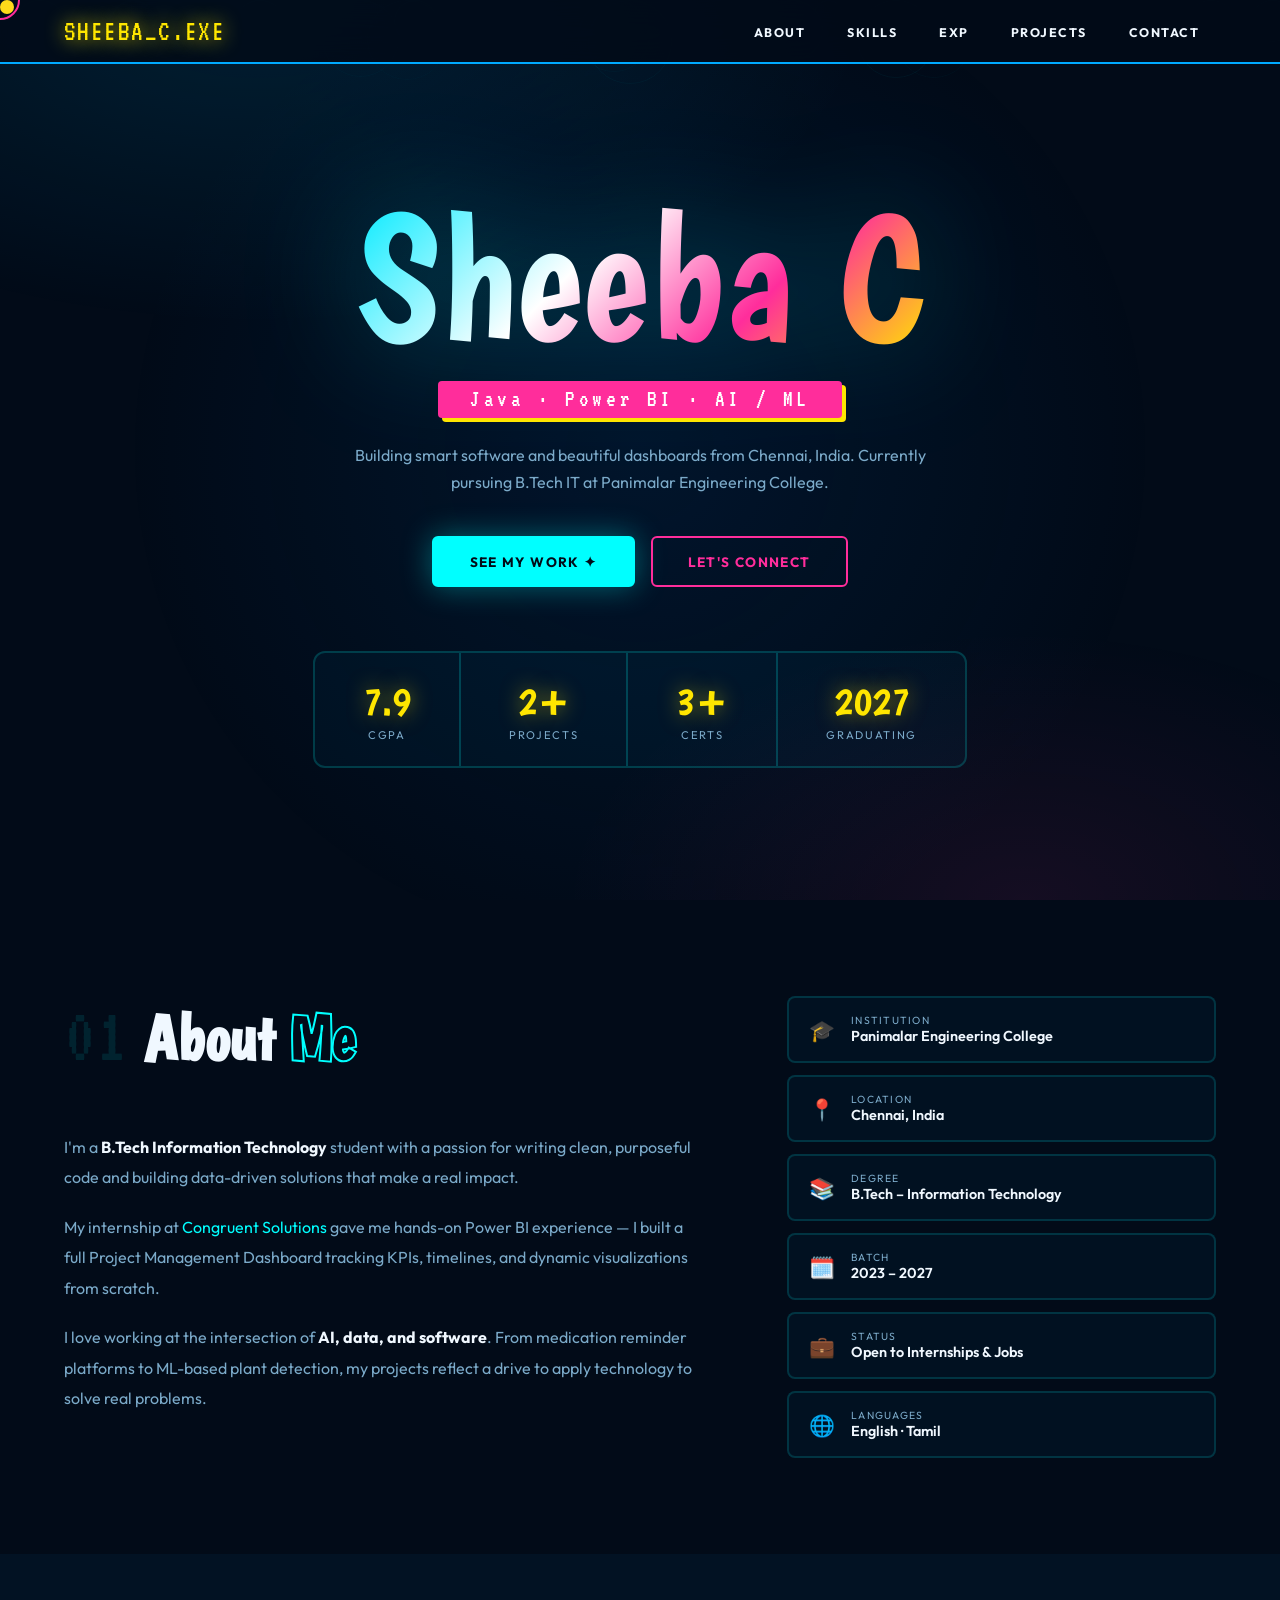
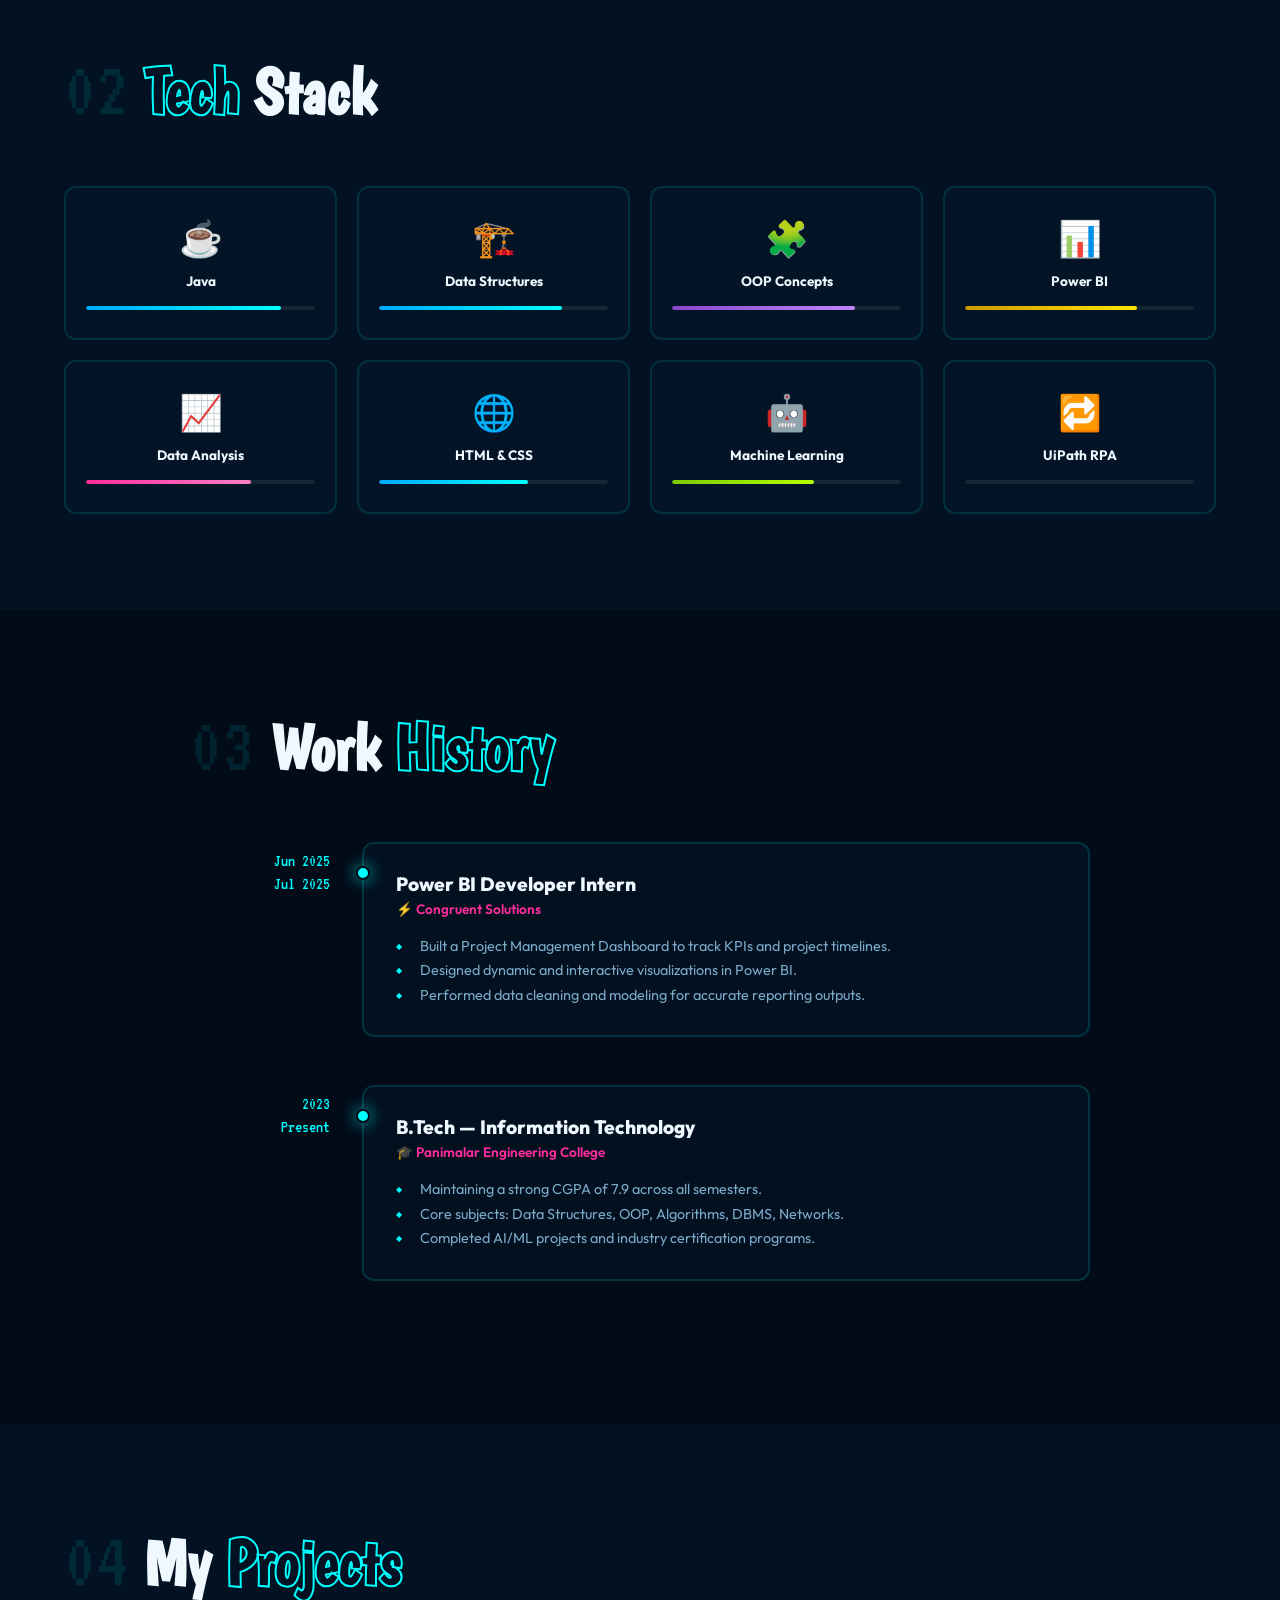
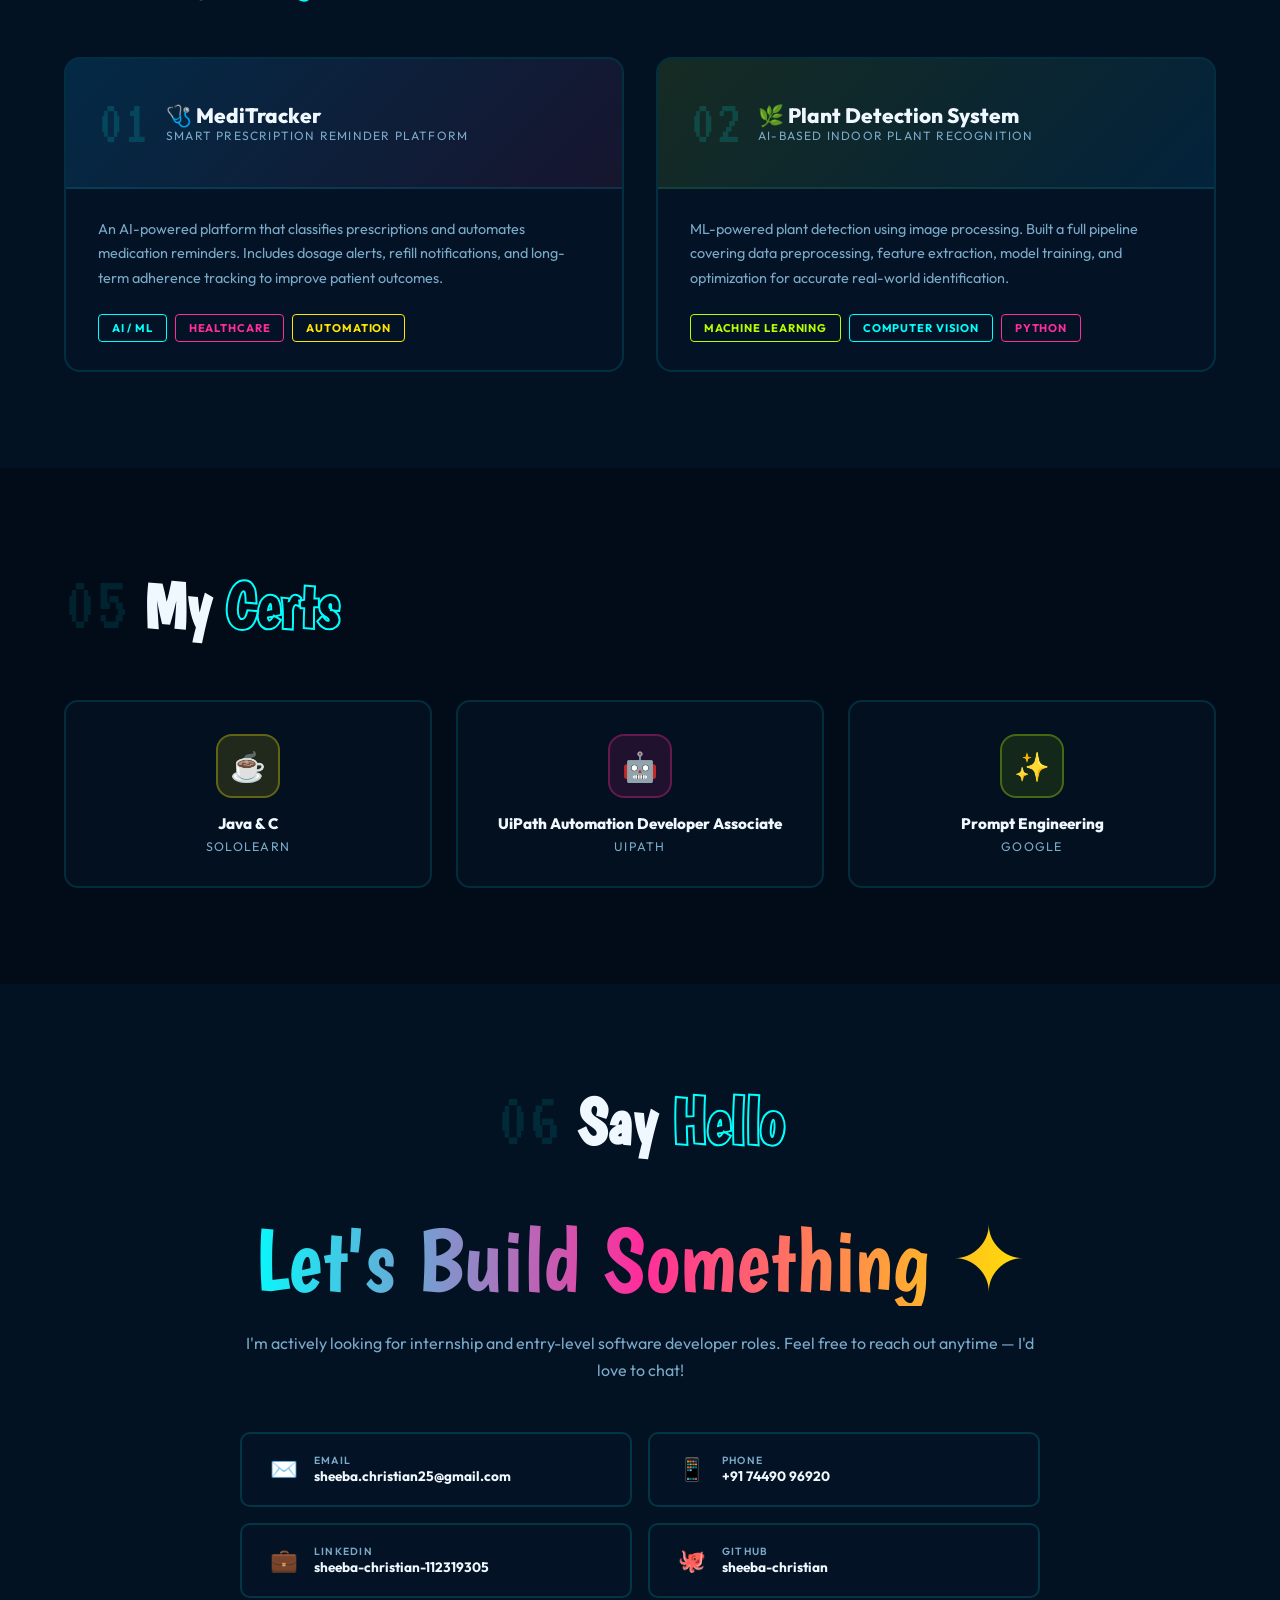
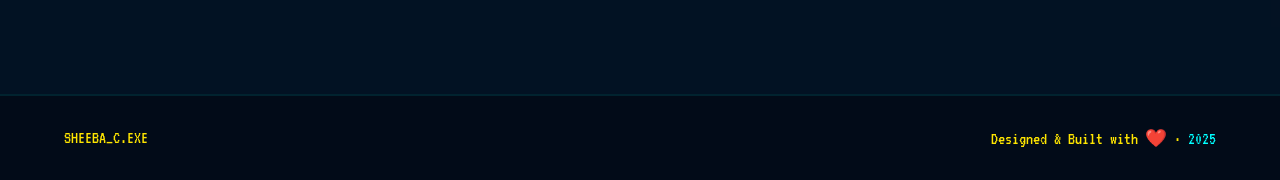
<file: index.html>
<!DOCTYPE html>
<html lang="en">
<head>
  <meta charset="UTF-8">
  <meta name="viewport" content="width=device-width, initial-scale=1.0">
  <title>Sheeba C — Portfolio</title>
  <link href="https://fonts.googleapis.com/css2?family=Boogaloo&family=Outfit:wght@300;400;600;700;900&family=VT323&display=swap" rel="stylesheet">
  <link rel="stylesheet" href="style.css">
</head>
<body>

  <!-- Bubbles BG -->
  <div class="bg-layer"></div>
  <div class="bubbles" id="bubbles"></div>

  <!-- Custom Cursor -->
  <div id="cur"></div>
  <div id="cur-ring"></div>

  <!-- ── NAV ── -->
  <nav>
    <a class="nav-logo" href="#">SHEEBA_C.EXE</a>
    <ul class="nav-links">
      <li><a href="#about">About</a></li>
      <li><a href="#skills">Skills</a></li>
      <li><a href="#experience">Exp</a></li>
      <li><a href="#projects">Projects</a></li>
      <li><a href="#contact">Contact</a></li>
    </ul>
  </nav>

  <!-- ── HERO ── -->
  <section class="hero">
    <div class="hero-name">Sheeba C</div>
    <div class="hero-title-badge">Java · Power BI · AI / ML</div>
    <p class="hero-desc">
      Building smart software and beautiful dashboards from Chennai, India.
      Currently pursuing B.Tech IT at Panimalar Engineering College.
    </p>
    <div class="hero-btns">
      <a href="#projects" class="btn btn-cyan">See My Work ✦</a>
      <a href="#contact" class="btn btn-pink">Let's Connect</a>
    </div>
    <div class="hero-stats">
      <div class="h-stat">
        <div class="h-stat-val">7.9</div>
        <div class="h-stat-label">CGPA</div>
      </div>
      <div class="h-stat">
        <div class="h-stat-val">2+</div>
        <div class="h-stat-label">Projects</div>
      </div>
      <div class="h-stat">
        <div class="h-stat-val">3+</div>
        <div class="h-stat-label">Certs</div>
      </div>
      <div class="h-stat">
        <div class="h-stat-val">2027</div>
        <div class="h-stat-label">Graduating</div>
      </div>
    </div>
  </section>

  <!-- ── ABOUT ── -->
  <section class="fw-section" id="about">
    <div class="about-inner">
      <div>
        <div class="section-header">
          <div class="s-num">01</div>
          <h2 class="s-title">About <span class="outline">Me</span></h2>
        </div>
        <div class="about-text reveal">
          <p>I'm a <strong>B.Tech Information Technology</strong> student with a passion for writing clean, purposeful code and building data-driven solutions that make a real impact.</p>
          <p>My internship at <span class="hi">Congruent Solutions</span> gave me hands-on Power BI experience — I built a full Project Management Dashboard tracking KPIs, timelines, and dynamic visualizations from scratch.</p>
          <p>I love working at the intersection of <strong>AI, data, and software</strong>. From medication reminder platforms to ML-based plant detection, my projects reflect a drive to apply technology to solve real problems.</p>
        </div>
      </div>
      <div class="info-cards reveal">
        <div class="ic"><span class="ic-icon">🎓</span><div><div class="ic-lbl">Institution</div><div class="ic-val">Panimalar Engineering College</div></div></div>
        <div class="ic"><span class="ic-icon">📍</span><div><div class="ic-lbl">Location</div><div class="ic-val">Chennai, India</div></div></div>
        <div class="ic"><span class="ic-icon">📚</span><div><div class="ic-lbl">Degree</div><div class="ic-val">B.Tech – Information Technology</div></div></div>
        <div class="ic"><span class="ic-icon">🗓️</span><div><div class="ic-lbl">Batch</div><div class="ic-val">2023 – 2027</div></div></div>
        <div class="ic"><span class="ic-icon">💼</span><div><div class="ic-lbl">Status</div><div class="ic-val">Open to Internships &amp; Jobs</div></div></div>
        <div class="ic"><span class="ic-icon">🌐</span><div><div class="ic-lbl">Languages</div><div class="ic-val">English · Tamil</div></div></div>
      </div>
    </div>
  </section>

  <!-- ── SKILLS ── -->
  <section class="fw-section" id="skills">
    <div class="skills-inner">
      <div class="section-header reveal">
        <div class="s-num">02</div>
        <h2 class="s-title"><span class="outline">Tech</span> Stack</h2>
      </div>
      <div class="skills-grid reveal" id="skillsGrid">
        <div class="sk-card" data-level="85"><span class="sk-emoji">☕</span><div class="sk-name">Java</div><div class="sk-bar"><div class="sk-fill fill-cyan"></div></div></div>
        <div class="sk-card" data-level="80"><span class="sk-emoji">🏗️</span><div class="sk-name">Data Structures</div><div class="sk-bar"><div class="sk-fill fill-cyan"></div></div></div>
        <div class="sk-card" data-level="80"><span class="sk-emoji">🧩</span><div class="sk-name">OOP Concepts</div><div class="sk-bar"><div class="sk-fill fill-purple"></div></div></div>
        <div class="sk-card" data-level="75"><span class="sk-emoji">📊</span><div class="sk-name">Power BI</div><div class="sk-bar"><div class="sk-fill fill-yellow"></div></div></div>
        <div class="sk-card" data-level="72"><span class="sk-emoji">📈</span><div class="sk-name">Data Analysis</div><div class="sk-bar"><div class="sk-fill fill-pink"></div></div></div>
        <div class="sk-card" data-level="65"><span class="sk-emoji">🌐</span><div class="sk-name">HTML &amp; CSS</div><div class="sk-bar"><div class="sk-fill fill-cyan"></div></div></div>
        <div class="sk-card" data-level="62"><span class="sk-emoji">🤖</span><div class="sk-name">Machine Learning</div><div class="sk-bar"><div class="sk-fill fill-lime"></div></div></div>
        <div class="sk-card" data-level="65"><span class="sk-emoji">🔁</span><div class="sk-name">UiPath RPA</div><div class="sk-bar"><div class="sk-fill fill-pink"></div></div></div>
      </div>
    </div>
  </section>

  <!-- ── EXPERIENCE ── -->
  <section class="fw-section" id="experience">
    <div class="exp-inner">
      <div class="section-header reveal">
        <div class="s-num">03</div>
        <h2 class="s-title">Work <span class="outline">History</span></h2>
      </div>
      <div class="timeline">
        <div class="tl-item">
          <div class="tl-left">
            <div class="tl-date">Jun 2025<br>Jul 2025</div>
          </div>
          <div class="tl-right">
            <h3>Power BI Developer Intern</h3>
            <div class="tl-company">⚡ Congruent Solutions</div>
            <ul>
              <li>Built a Project Management Dashboard to track KPIs and project timelines.</li>
              <li>Designed dynamic and interactive visualizations in Power BI.</li>
              <li>Performed data cleaning and modeling for accurate reporting outputs.</li>
            </ul>
          </div>
        </div>
        <div class="tl-item">
          <div class="tl-left">
            <div class="tl-date">2023<br>Present</div>
          </div>
          <div class="tl-right">
            <h3>B.Tech — Information Technology</h3>
            <div class="tl-company">🎓 Panimalar Engineering College</div>
            <ul>
              <li>Maintaining a strong CGPA of 7.9 across all semesters.</li>
              <li>Core subjects: Data Structures, OOP, Algorithms, DBMS, Networks.</li>
              <li>Completed AI/ML projects and industry certification programs.</li>
            </ul>
          </div>
        </div>
      </div>
    </div>
  </section>

  <!-- ── PROJECTS ── -->
  <section class="fw-section" id="projects">
    <div class="projects-inner">
      <div class="section-header reveal">
        <div class="s-num">04</div>
        <h2 class="s-title">My <span class="outline">Projects</span></h2>
      </div>
      <div class="proj-grid reveal">
        <div class="proj-card">
          <div class="proj-header">
            <div class="proj-num">01</div>
            <div class="proj-title-wrap">
              <h3>🩺 MediTracker</h3>
              <div class="proj-sub">Smart Prescription Reminder Platform</div>
            </div>
          </div>
          <div class="proj-body">
            <p>An AI-powered platform that classifies prescriptions and automates medication reminders. Includes dosage alerts, refill notifications, and long-term adherence tracking to improve patient outcomes.</p>
            <div class="proj-tags">
              <span class="ptag ptag-cyan">AI / ML</span>
              <span class="ptag ptag-pink">Healthcare</span>
              <span class="ptag ptag-yellow">Automation</span>
            </div>
          </div>
        </div>
        <div class="proj-card">
          <div class="proj-header">
            <div class="proj-num">02</div>
            <div class="proj-title-wrap">
              <h3>🌿 Plant Detection System</h3>
              <div class="proj-sub">AI-Based Indoor Plant Recognition</div>
            </div>
          </div>
          <div class="proj-body">
            <p>ML-powered plant detection using image processing. Built a full pipeline covering data preprocessing, feature extraction, model training, and optimization for accurate real-world identification.</p>
            <div class="proj-tags">
              <span class="ptag ptag-lime">Machine Learning</span>
              <span class="ptag ptag-cyan">Computer Vision</span>
              <span class="ptag ptag-pink">Python</span>
            </div>
          </div>
        </div>
      </div>
    </div>
  </section>

  <!-- ── CERTIFICATIONS ── -->
  <section class="fw-section" id="certifications">
    <div class="certs-inner">
      <div class="section-header reveal">
        <div class="s-num">05</div>
        <h2 class="s-title">My <span class="outline">Certs</span></h2>
      </div>
      <div class="certs-grid reveal">
        <div class="cert-card">
          <div class="cert-badge">☕</div>
          <h4>Java &amp; C</h4>
          <p>SoloLearn</p>
        </div>
        <div class="cert-card">
          <div class="cert-badge">🤖</div>
          <h4>UiPath Automation Developer Associate</h4>
          <p>UiPath</p>
        </div>
        <div class="cert-card">
          <div class="cert-badge">✨</div>
          <h4>Prompt Engineering</h4>
          <p>Google</p>
        </div>
      </div>
    </div>
  </section>

  <!-- ── CONTACT ── -->
  <section class="fw-section" id="contact">
    <div class="contact-inner">
      <div class="section-header reveal" style="justify-content:center;">
        <div class="s-num">06</div>
        <h2 class="s-title">Say <span class="outline">Hello</span></h2>
      </div>
      <div class="contact-big reveal">Let's Build Something ✦</div>
      <p class="contact-sub reveal">I'm actively looking for internship and entry-level software developer roles. Feel free to reach out anytime — I'd love to chat!</p>
      <div class="contact-grid reveal">
        <a href="mailto:sheeba.christian25@gmail.com" class="c-link">
          <span class="c-icon">✉️</span>
          <div class="c-text"><div class="c-label">Email</div><div class="c-val">sheeba.christian25@gmail.com</div></div>
        </a>
        <a href="tel:+917449096920" class="c-link">
          <span class="c-icon">📱</span>
          <div class="c-text"><div class="c-label">Phone</div><div class="c-val">+91 74490 96920</div></div>
        </a>
        <a href="https://linkedin.com/in/sheeba-christian-112319305" target="_blank" class="c-link">
          <span class="c-icon">💼</span>
          <div class="c-text"><div class="c-label">LinkedIn</div><div class="c-val">sheeba-christian-112319305</div></div>
        </a>
        <a href="https://github.com/sheeba-christian" target="_blank" class="c-link">
          <span class="c-icon">🐙</span>
          <div class="c-text"><div class="c-label">GitHub</div><div class="c-val">sheeba-christian</div></div>
        </a>
      </div>
    </div>
  </section>

  <!-- ── FOOTER ── -->
  <footer>
    <span>SHEEBA_C.EXE</span>
    <span>Designed &amp; Built with ❤️ · <span style="color:var(--blue1)">2025</span></span>
  </footer>

  <script src="script.js"></script>
</body>
</html>
</file>
<file: style.css>
:root {
  --ocean-deep: #020b18;
  --ocean-mid: #041628;
  --ocean-light: #062040;
  --blue1: #0ff;
  --blue2: #00aaff;
  --pink: #ff2d9b;
  --yellow: #ffe600;
  --lime: #b6ff00;
  --purple: #c084fc;
  --white: #f0f8ff;
  --muted: #7baac9;
}

*, *::before, *::after { box-sizing: border-box; margin: 0; padding: 0; }
html { scroll-behavior: smooth; }

body {
  background: var(--ocean-deep);
  color: var(--white);
  font-family: 'Outfit', sans-serif;
  overflow-x: hidden;
  cursor: none;
}

/* ── CURSOR ── */
#cur { position: fixed; width: 14px; height: 14px; border-radius: 50%; background: var(--yellow); pointer-events: none; z-index: 9999; transition: transform .15s; mix-blend-mode: difference; }
#cur-ring { position: fixed; width: 40px; height: 40px; border: 2px solid var(--pink); border-radius: 50%; pointer-events: none; z-index: 9998; transition: left .12s, top .12s, width .3s, height .3s; }

/* ── ANIMATED BG ── */
.bg-layer {
  position: fixed; inset: 0; pointer-events: none; z-index: 0;
  background:
    radial-gradient(ellipse 80% 60% at 20% 0%, rgba(0,180,255,0.12) 0%, transparent 60%),
    radial-gradient(ellipse 60% 50% at 80% 100%, rgba(255,45,155,0.08) 0%, transparent 60%),
    radial-gradient(ellipse 50% 70% at 50% 50%, rgba(0,80,160,0.15) 0%, transparent 80%);
}
.bubbles { position: fixed; inset: 0; pointer-events: none; z-index: 0; overflow: hidden; }
.bubble {
  position: absolute; border-radius: 50%;
  border: 1px solid rgba(0,255,255,0.15);
  animation: rise linear infinite;
}
@keyframes rise {
  0% { transform: translateY(110vh) scale(0.5); opacity: 0; }
  10% { opacity: 1; }
  90% { opacity: 0.6; }
  100% { transform: translateY(-10vh) scale(1); opacity: 0; }
}

/* ── NAV ── */
nav {
  position: fixed; top: 0; left: 0; right: 0; z-index: 200;
  display: flex; align-items: center; justify-content: space-between;
  padding: 0 4rem;
  height: 64px;
  background: rgba(2,11,24,0.85);
  backdrop-filter: blur(20px);
  border-bottom: 2px solid var(--blue2);
}
.nav-logo {
  font-family: 'VT323', monospace; font-size: 1.8rem; color: var(--yellow);
  text-decoration: none; letter-spacing: 0.05em;
  text-shadow: 0 0 20px var(--yellow);
}
.nav-links { display: flex; gap: 0.5rem; list-style: none; }
.nav-links a {
  font-size: 0.78rem; font-weight: 700; letter-spacing: 0.12em; text-transform: uppercase;
  text-decoration: none; color: var(--white);
  padding: 0.4rem 1rem; border-radius: 999px;
  border: 1.5px solid transparent;
  transition: all .25s;
}
.nav-links a:hover { background: var(--pink); color: #fff; border-color: var(--pink); box-shadow: 0 0 20px rgba(255,45,155,0.5); }

/* ── HERO ── */
.hero {
  min-height: 100vh; width: 100%;
  display: flex; flex-direction: column; align-items: center; justify-content: center;
  padding: 8rem 4rem 4rem;
  text-align: center;
  position: relative; z-index: 1;
  overflow: hidden;
}

.hero-name {
  font-family: 'Boogaloo', cursive;
  font-size: clamp(5rem, 14vw, 13rem);
  line-height: 0.9;
  background: linear-gradient(135deg, #00eaff 0%, #fff 40%, #ff2d9b 70%, #ffe600 100%);
  -webkit-background-clip: text; -webkit-text-fill-color: transparent;
  background-clip: text;
  animation: fadeDown .8s .4s both;
  filter: drop-shadow(0 0 60px rgba(0,234,255,0.3));
}

.hero-title-badge {
  display: inline-block;
  margin: 1.5rem 0;
  background: var(--pink);
  color: #fff;
  font-family: 'VT323', monospace;
  font-size: 1.5rem;
  letter-spacing: 0.15em;
  padding: 0.4rem 2rem;
  border-radius: 4px;
  transform: rotate(-1deg);
  animation: fadeDown .8s .6s both;
  box-shadow: 4px 4px 0 var(--yellow);
}

.hero-desc {
  max-width: 600px; margin: 0 auto 2.5rem;
  color: var(--muted); font-size: 1rem; line-height: 1.7;
  animation: fadeDown .8s .8s both;
}

.hero-btns { display: flex; gap: 1rem; justify-content: center; animation: fadeDown .8s 1s both; }

.btn {
  font-family: 'Outfit', sans-serif; font-size: 0.85rem; font-weight: 700;
  letter-spacing: 0.1em; text-transform: uppercase; text-decoration: none;
  padding: 0.9rem 2.2rem; border-radius: 6px; cursor: none;
  transition: all .25s; display: inline-block;
  border: 2px solid transparent;
}
.btn-cyan { background: var(--blue1); color: var(--ocean-deep); border-color: var(--blue1); box-shadow: 0 0 30px rgba(0,255,255,0.35); }
.btn-cyan:hover { background: transparent; color: var(--blue1); transform: translateY(-3px); box-shadow: 0 0 50px rgba(0,255,255,0.5); }
.btn-pink { background: transparent; color: var(--pink); border-color: var(--pink); }
.btn-pink:hover { background: var(--pink); color: #fff; transform: translateY(-3px); box-shadow: 0 0 30px rgba(255,45,155,0.5); }

.hero-stats {
  display: flex; gap: 0; margin-top: 4rem;
  border: 2px solid rgba(0,255,255,0.2); border-radius: 12px; overflow: hidden;
  animation: fadeDown .8s 1.1s both;
}
.h-stat {
  padding: 1.5rem 3rem; text-align: center;
  border-right: 2px solid rgba(0,255,255,0.2);
  background: rgba(0,170,255,0.04);
}
.h-stat:last-child { border-right: none; }
.h-stat-val { font-family: 'Boogaloo', cursive; font-size: 2.5rem; color: var(--yellow); text-shadow: 0 0 20px rgba(255,230,0,0.5); }
.h-stat-label { font-size: 0.7rem; letter-spacing: 0.15em; text-transform: uppercase; color: var(--muted); margin-top: 0.2rem; }

@keyframes fadeDown { from { opacity: 0; transform: translateY(-20px); } to { opacity: 1; transform: translateY(0); } }

/* ── SECTION STYLES ── */
.fw-section {
  width: 100%; padding: 6rem 4rem;
  position: relative; z-index: 1;
}
.fw-section:nth-child(even) { background: rgba(4,22,40,0.7); }

.section-header {
  display: flex; align-items: baseline; gap: 1rem;
  margin-bottom: 3.5rem;
}
.s-num {
  font-family: 'VT323', monospace; font-size: 5rem;
  color: rgba(0,255,255,0.1); line-height: 1; user-select: none;
}
.s-title {
  font-family: 'Boogaloo', cursive;
  font-size: clamp(2.5rem, 5vw, 4rem);
  line-height: 1;
}
.s-title .outline {
  -webkit-text-stroke: 2px var(--blue1);
  -webkit-text-fill-color: transparent;
}

/* ── ABOUT ── */
.about-inner {
  display: grid; grid-template-columns: 1.2fr 0.8fr; gap: 5rem; align-items: start;
  max-width: 1200px; margin: 0 auto;
}
.about-text p {
  color: var(--muted); line-height: 1.9; margin-bottom: 1.2rem; font-size: 1rem;
}
.about-text p strong { color: var(--white); font-weight: 700; }
.about-text p .hi { color: var(--blue1); }

.info-cards { display: flex; flex-direction: column; gap: 0.75rem; }
.ic {
  display: flex; align-items: center; gap: 1rem;
  padding: 1rem 1.25rem;
  border: 2px solid rgba(0,255,255,0.15);
  border-radius: 8px;
  background: rgba(0,170,255,0.04);
  transition: all .3s;
}
.ic:hover { border-color: var(--blue1); background: rgba(0,255,255,0.07); transform: translateX(6px); }
.ic-icon { font-size: 1.3rem; }
.ic-lbl { font-size: 0.65rem; text-transform: uppercase; letter-spacing: 0.12em; color: var(--muted); }
.ic-val { font-size: 0.9rem; font-weight: 600; color: var(--white); }

/* ── SKILLS ── */
.skills-inner { max-width: 1200px; margin: 0 auto; }
.skills-grid {
  display: grid; grid-template-columns: repeat(4, 1fr); gap: 1.25rem;
}
.sk-card {
  border: 2px solid rgba(0,255,255,0.12);
  border-radius: 12px;
  padding: 1.75rem 1.25rem;
  background: rgba(4,22,40,0.6);
  text-align: center;
  transition: all .3s;
  position: relative; overflow: hidden; cursor: none;
}
.sk-card::before {
  content: ''; position: absolute; inset: 0;
  background: linear-gradient(135deg, rgba(0,255,255,0.07), rgba(255,45,155,0.04));
  opacity: 0; transition: opacity .3s;
}
.sk-card:hover { transform: translateY(-8px) scale(1.02); border-color: var(--blue1); box-shadow: 0 20px 50px rgba(0,255,255,0.15), inset 0 0 30px rgba(0,255,255,0.03); }
.sk-card:hover::before { opacity: 1; }
.sk-emoji { font-size: 2.2rem; margin-bottom: 0.75rem; display: block; }
.sk-name { font-size: 0.85rem; font-weight: 700; margin-bottom: 1rem; }
.sk-bar { height: 4px; background: rgba(255,255,255,0.08); border-radius: 999px; overflow: hidden; }
.sk-fill { height: 100%; border-radius: 999px; width: 0; transition: width 1.3s cubic-bezier(.4,0,.2,1); }
.fill-cyan { background: linear-gradient(90deg, var(--blue2), var(--blue1)); }
.fill-pink { background: linear-gradient(90deg, var(--pink), #ff80c8); }
.fill-yellow { background: linear-gradient(90deg, #cc9900, var(--yellow)); }
.fill-lime { background: linear-gradient(90deg, #7acc00, var(--lime)); }
.fill-purple { background: linear-gradient(90deg, #8b45cc, var(--purple)); }

/* ── EXPERIENCE TIMELINE ── */
.exp-inner { max-width: 900px; margin: 0 auto; }
.tl-item { display: grid; grid-template-columns: 140px 1fr; gap: 2rem; margin-bottom: 3rem; opacity: 0; transform: translateX(-30px); transition: all .7s; }
.tl-item.visible { opacity: 1; transform: translateX(0); }
.tl-left { text-align: right; padding-top: 0.5rem; }
.tl-date { font-family: 'VT323', monospace; font-size: 1.1rem; color: var(--blue1); line-height: 1.3; }
.tl-right {
  border: 2px solid rgba(0,255,255,0.15);
  border-radius: 12px; padding: 1.75rem 2rem;
  background: rgba(4,22,40,0.5);
  position: relative;
  transition: border-color .3s;
}
.tl-right:hover { border-color: rgba(0,255,255,0.45); }
.tl-right::before {
  content: '';
  position: absolute; left: -8px; top: 22px;
  width: 14px; height: 14px; border-radius: 50%;
  background: var(--blue1); border: 2px solid var(--ocean-deep);
  box-shadow: 0 0 16px rgba(0,255,255,0.8);
}
.tl-right h3 { font-size: 1.2rem; font-weight: 800; margin-bottom: 0.25rem; }
.tl-company { font-size: 0.85rem; color: var(--pink); font-weight: 600; margin-bottom: 1rem; }
.tl-right ul { list-style: none; }
.tl-right ul li { color: var(--muted); font-size: 0.9rem; line-height: 1.7; padding-left: 1.5rem; position: relative; }
.tl-right ul li::before { content: '◆'; position: absolute; left: 0; font-size: 0.5rem; color: var(--blue1); top: 6px; }

/* ── PROJECTS ── */
.projects-inner { max-width: 1200px; margin: 0 auto; }
.proj-grid { display: grid; grid-template-columns: 1fr 1fr; gap: 2rem; }
.proj-card {
  border: 2px solid rgba(0,255,255,0.12);
  border-radius: 16px; overflow: hidden;
  background: rgba(4,22,40,0.5);
  transition: all .35s; cursor: none;
  position: relative;
}
.proj-card:hover { transform: translateY(-10px); box-shadow: 0 30px 70px rgba(0,0,0,0.5); }
.proj-header {
  padding: 2rem; border-bottom: 2px solid rgba(0,255,255,0.1);
  display: flex; align-items: center; gap: 1rem;
}
.proj-card:nth-child(1) .proj-header { background: linear-gradient(135deg, rgba(0,170,255,0.15), rgba(255,45,155,0.08)); }
.proj-card:nth-child(2) .proj-header { background: linear-gradient(135deg, rgba(182,255,0,0.1), rgba(0,170,255,0.1)); }
.proj-num { font-family: 'VT323', monospace; font-size: 4rem; color: rgba(0,255,255,0.15); line-height: 1; }
.proj-title-wrap h3 { font-size: 1.3rem; font-weight: 800; }
.proj-title-wrap .proj-sub { font-size: 0.75rem; color: var(--muted); text-transform: uppercase; letter-spacing: 0.1em; }
.proj-body { padding: 1.75rem 2rem; }
.proj-body p { color: var(--muted); font-size: 0.9rem; line-height: 1.7; margin-bottom: 1.5rem; }
.proj-tags { display: flex; flex-wrap: wrap; gap: 0.5rem; }
.ptag {
  font-size: 0.7rem; font-weight: 700; letter-spacing: 0.08em; text-transform: uppercase;
  padding: 0.35rem 0.8rem; border-radius: 4px;
  border: 1.5px solid;
}
.ptag-cyan { border-color: var(--blue1); color: var(--blue1); }
.ptag-pink { border-color: var(--pink); color: var(--pink); }
.ptag-yellow { border-color: var(--yellow); color: var(--yellow); }
.ptag-lime { border-color: var(--lime); color: var(--lime); }

/* ── CERTS ── */
.certs-inner { max-width: 1200px; margin: 0 auto; }
.certs-grid { display: grid; grid-template-columns: repeat(3, 1fr); gap: 1.5rem; }
.cert-card {
  border: 2px solid rgba(0,255,255,0.12);
  border-radius: 14px; padding: 2rem 1.5rem;
  background: rgba(4,22,40,0.5);
  text-align: center; transition: all .3s; cursor: none;
}
.cert-card:hover { border-color: var(--yellow); transform: translateY(-6px) rotate(1deg); box-shadow: 0 20px 50px rgba(255,230,0,0.1); }
.cert-card:nth-child(2):hover { border-color: var(--pink); box-shadow: 0 20px 50px rgba(255,45,155,0.1); transform: translateY(-6px) rotate(-1deg); }
.cert-card:nth-child(3):hover { border-color: var(--lime); box-shadow: 0 20px 50px rgba(182,255,0,0.1); transform: translateY(-6px) rotate(1deg); }
.cert-badge { width: 64px; height: 64px; border-radius: 16px; margin: 0 auto 1rem; display: flex; align-items: center; justify-content: center; font-size: 1.8rem; }
.cert-card:nth-child(1) .cert-badge { background: rgba(255,230,0,0.12); border: 2px solid rgba(255,230,0,0.3); }
.cert-card:nth-child(2) .cert-badge { background: rgba(255,45,155,0.12); border: 2px solid rgba(255,45,155,0.3); }
.cert-card:nth-child(3) .cert-badge { background: rgba(182,255,0,0.1); border: 2px solid rgba(182,255,0,0.3); }
.cert-card h4 { font-size: 0.95rem; font-weight: 800; margin-bottom: 0.4rem; }
.cert-card p { font-size: 0.78rem; color: var(--muted); text-transform: uppercase; letter-spacing: 0.1em; }

/* ── CONTACT ── */
.contact-inner {
  max-width: 800px; margin: 0 auto; text-align: center;
}
.contact-big {
  font-family: 'Boogaloo', cursive;
  font-size: clamp(3rem, 7vw, 6rem);
  line-height: 1; margin-bottom: 1.5rem;
  background: linear-gradient(90deg, var(--blue1), var(--pink), var(--yellow));
  -webkit-background-clip: text; -webkit-text-fill-color: transparent;
  background-clip: text;
}
.contact-sub { color: var(--muted); margin-bottom: 3rem; font-size: 1rem; line-height: 1.7; }
.contact-grid { display: grid; grid-template-columns: 1fr 1fr; gap: 1rem; }
.c-link {
  display: flex; align-items: center; gap: 1rem;
  padding: 1.25rem 1.75rem;
  border: 2px solid rgba(0,255,255,0.15);
  border-radius: 10px;
  text-decoration: none; color: var(--white);
  font-weight: 600; font-size: 0.9rem;
  background: rgba(4,22,40,0.5);
  transition: all .3s; cursor: none;
}
.c-link:hover { border-color: var(--blue1); background: rgba(0,255,255,0.07); transform: translateY(-4px); box-shadow: 0 10px 30px rgba(0,255,255,0.15); }
.c-icon { font-size: 1.4rem; }
.c-text { text-align: left; }
.c-label { font-size: 0.65rem; text-transform: uppercase; letter-spacing: 0.12em; color: var(--muted); }
.c-val { font-size: 0.85rem; font-weight: 700; }

/* ── FOOTER ── */
footer {
  width: 100%; padding: 2rem 4rem;
  border-top: 2px solid rgba(0,255,255,0.1);
  display: flex; align-items: center; justify-content: space-between;
  position: relative; z-index: 1;
  font-family: 'VT323', monospace; font-size: 1.1rem; color: var(--muted);
}
footer span { color: var(--yellow); }

/* ── SCROLL REVEAL ── */
.reveal { opacity: 0; transform: translateY(35px); transition: opacity .7s, transform .7s; }
.reveal.visible { opacity: 1; transform: translateY(0); }

/* ── SCROLLBAR ── */
::-webkit-scrollbar { width: 5px; }
::-webkit-scrollbar-track { background: var(--ocean-deep); }
::-webkit-scrollbar-thumb { background: var(--pink); border-radius: 999px; }

/* ── RESPONSIVE ── */
@media(max-width:900px) {
  nav { padding: 0 1.5rem; }
  .fw-section { padding: 4rem 1.5rem; }
  .hero { padding: 7rem 1.5rem 3rem; }
  .about-inner, .proj-grid, .certs-grid, .contact-grid { grid-template-columns: 1fr; }
  .skills-grid { grid-template-columns: repeat(2, 1fr); }
  .hero-stats { flex-wrap: wrap; }
  .h-stat { border-right: none; border-bottom: 2px solid rgba(0,255,255,0.2); width: 50%; }
  .tl-item { grid-template-columns: 1fr; }
  .tl-left { text-align: left; }
}
</file>
